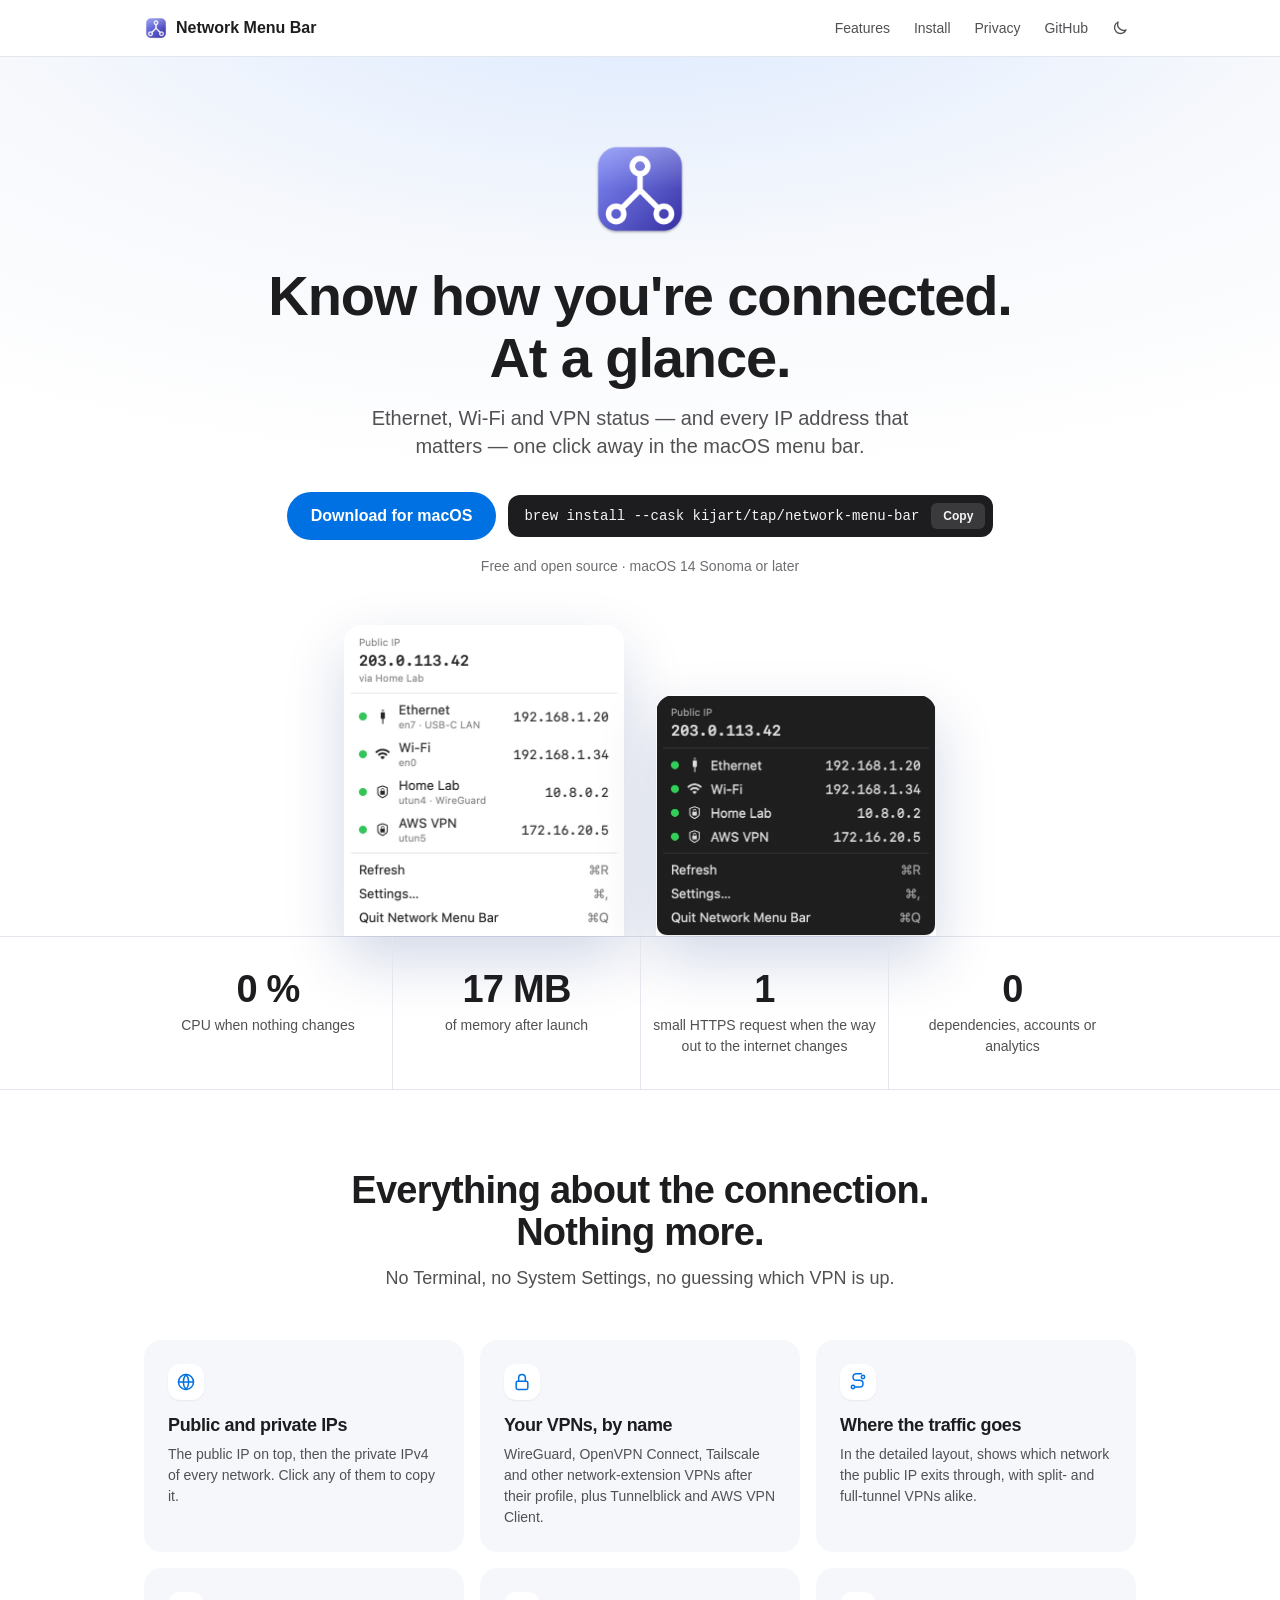
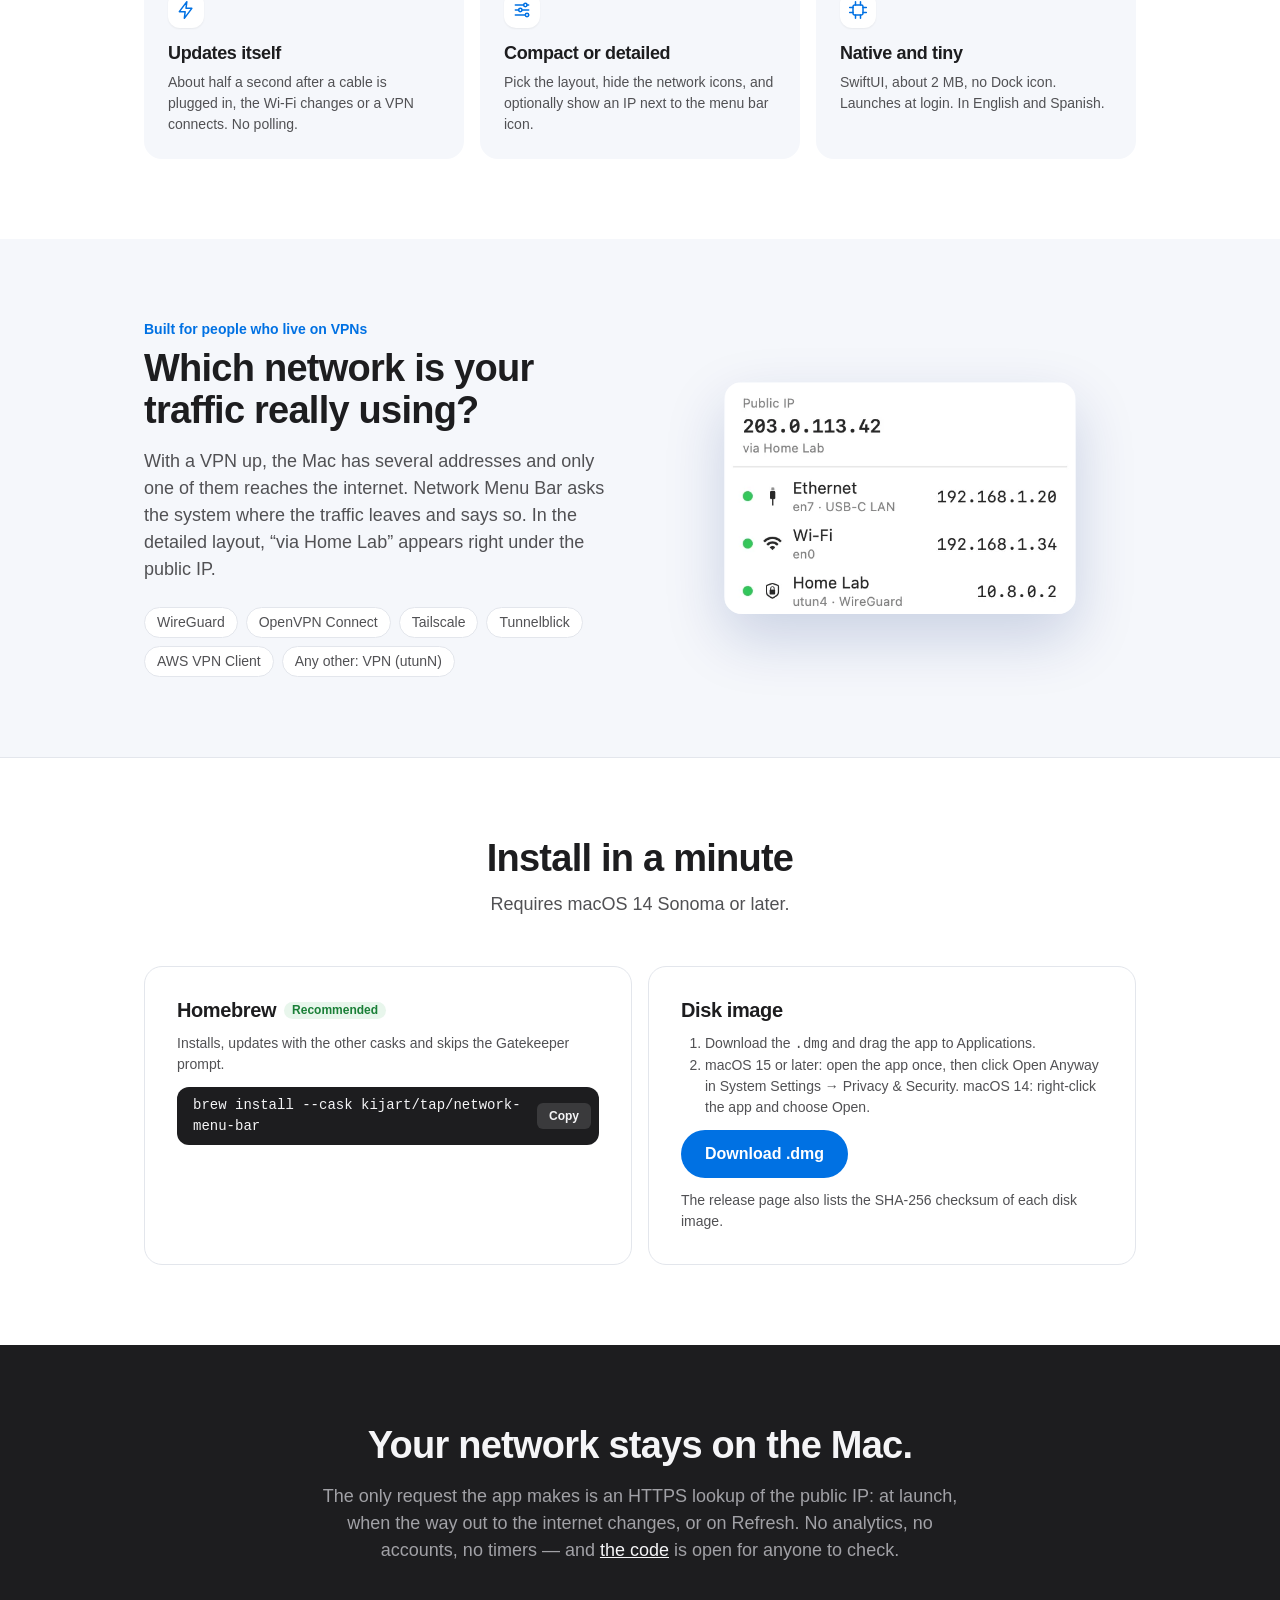
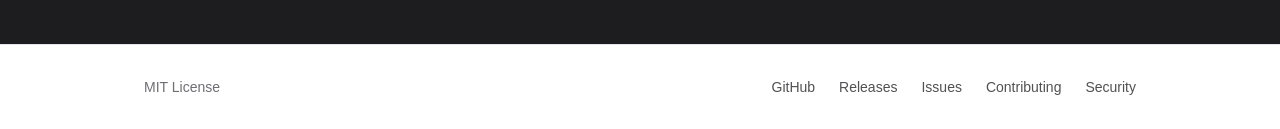
<file: site/index.html>
<!doctype html>
<html lang="en">
<head>
  <meta charset="utf-8">
  <meta name="viewport" content="width=device-width, initial-scale=1">
  <script>try { const theme = localStorage.getItem("theme"); if (theme) document.documentElement.dataset.theme = theme; } catch {}</script>
  <title>Network Menu Bar: IP and VPN status in the macOS menu bar</title>
  <meta name="description" content="Free, open-source macOS menu bar app that shows the public and private IP addresses, Ethernet, Wi‑Fi and VPN status, and which network the traffic uses.">
  <link rel="canonical" href="https://kijart.github.io/network-menu-bar/">
  <meta name="theme-color" content="#ffffff" media="(prefers-color-scheme: light)">
  <meta name="theme-color" content="#000000" media="(prefers-color-scheme: dark)">
  <link rel="icon" href="favicon.svg" type="image/svg+xml">
  <link rel="icon" href="favicon.png" type="image/png" sizes="32x32">
  <link rel="apple-touch-icon" href="apple-touch-icon.png">
  <meta property="og:type" content="website">
  <meta property="og:site_name" content="Network Menu Bar">
  <meta property="og:title" content="Network Menu Bar: IP and VPN status in the macOS menu bar">
  <meta property="og:description" content="Free, open-source macOS menu bar app that shows the public and private IP addresses, Ethernet, Wi‑Fi and VPN status, and which network the traffic uses.">
  <meta property="og:url" content="https://kijart.github.io/network-menu-bar/">
  <meta property="og:image" content="https://kijart.github.io/network-menu-bar/images/og-image.png">
  <meta property="og:image:width" content="1280">
  <meta property="og:image:height" content="640">
  <meta property="og:image:alt" content="Network Menu Bar: know how you're connected, at a glance">
  <meta name="twitter:card" content="summary_large_image">
  <script type="application/ld+json">
{
  "@context": "https://schema.org",
  "@type": "SoftwareApplication",
  "name": "Network Menu Bar",
  "description": "Free, open-source macOS menu bar app that shows the public and private IP addresses, Ethernet, Wi‑Fi and VPN status, and which network the traffic uses.",
  "url": "https://kijart.github.io/network-menu-bar/",
  "operatingSystem": "macOS 14 Sonoma or later",
  "applicationCategory": "UtilitiesApplication",
  "offers": {
    "@type": "Offer",
    "price": "0",
    "priceCurrency": "USD"
  },
  "license": "https://opensource.org/licenses/MIT",
  "downloadUrl": "https://github.com/kijart/network-menu-bar/releases/latest",
  "installUrl": "https://github.com/kijart/network-menu-bar#installation",
  "softwareHelp": "https://github.com/kijart/network-menu-bar#readme",
  "image": "https://kijart.github.io/network-menu-bar/images/og-image.png",
  "screenshot": [
    "https://kijart.github.io/network-menu-bar/images/menu-detailed-light.png",
    "https://kijart.github.io/network-menu-bar/images/menu-compact-dark.png"
  ],
  "publisher": {
    "@type": "Person",
    "name": "kijart",
    "url": "https://github.com/kijart"
  },
  "author": {
    "@type": "Person",
    "name": "kijart",
    "url": "https://github.com/kijart"
  },
  "sameAs": [
    "https://github.com/kijart/network-menu-bar"
  ]
}
  </script>
  <link rel="stylesheet" href="css/tokens.css">
  <link rel="stylesheet" href="css/base.css">
  <link rel="stylesheet" href="css/atoms.css">
  <link rel="stylesheet" href="css/molecules.css">
  <link rel="stylesheet" href="css/organisms.css">
  <link rel="stylesheet" href="css/templates.css">
</head>
<body>
  <header class="o-header">
    <div class="o-header__inner t-container">
      <a class="o-header__brand" href="./">
        <img class="a-icon a-icon--brand" src="images/icon.png" alt="" aria-hidden="true" width="24" height="24">
        Network Menu Bar
      </a>
      <nav aria-label="Sections">
        <ul class="m-nav-links">
          <li><a href="#features">Features</a></li>
          <li><a href="#install">Install</a></li>
          <li><a href="#privacy">Privacy</a></li>
          <li><a href="https://github.com/kijart/network-menu-bar">GitHub</a></li>
        </ul>
      </nav>
      <button class="a-icon-button o-header__theme" type="button" aria-label="Dark theme" aria-pressed="false" hidden>
        <svg class="o-header__theme-moon" aria-hidden="true" viewBox="0 0 24 24" fill="none" stroke="currentColor" stroke-width="1.8" stroke-linecap="round" stroke-linejoin="round"><path d="M20 14.5A8 8 0 0 1 9.5 4 8 8 0 1 0 20 14.5z"/></svg>
        <svg class="o-header__theme-sun" aria-hidden="true" viewBox="0 0 24 24" fill="none" stroke="currentColor" stroke-width="1.8" stroke-linecap="round" stroke-linejoin="round"><circle cx="12" cy="12" r="4"/><path d="M12 2v2M12 20v2M4.9 4.9l1.4 1.4M17.7 17.7l1.4 1.4M2 12h2M20 12h2M4.9 19.1l1.4-1.4M17.7 6.3l1.4-1.4"/></svg>
      </button>
    </div>
  </header>

  <main class="t-landing">
    <section class="o-hero">
      <div class="t-container">
        <img class="a-icon a-icon--app" src="images/icon.png" alt="Network Menu Bar app icon" width="104" height="104">
        <h1>Know how you're connected.<br> At a glance.</h1>
        <p class="o-hero__lead">Ethernet, Wi‑Fi and VPN status — and every IP address that matters — one click away in the macOS menu bar.</p>
        <div class="o-hero__actions">
          <a class="a-button a-button--primary" href="https://github.com/kijart/network-menu-bar/releases/latest">Download for macOS</a>
          <div class="m-copy-command">
            <code class="a-code">brew install --cask kijart/tap/network-menu-bar</code>
            <button class="a-button a-button--small m-copy-command__button" type="button" hidden>Copy</button>
            <span class="m-copy-command__status" aria-live="polite"></span>
          </div>
        </div>
        <p class="o-hero__meta">Free and open source · macOS 14 Sonoma or later</p>
        <div class="o-hero__shots">
          <picture>
            <source srcset="images/menu-detailed-light.webp" type="image/webp">
            <img class="a-screenshot" src="images/menu-detailed-light.png" alt="Detailed layout in light mode: public IP 203.0.113.42 via Home Lab, then Ethernet, Wi‑Fi and the Home Lab VPN with their private IPs" width="564" height="626">
          </picture>
          <picture>
            <source srcset="images/menu-compact-dark.webp" type="image/webp">
            <img class="a-screenshot" src="images/menu-compact-dark.png" alt="Compact layout in dark mode with the public IP and one row per network" width="564" height="485">
          </picture>
        </div>
      </div>
    </section>

    <section class="o-stats" aria-label="In numbers">
      <ul class="o-stats__grid t-container">
        <li class="m-stat"><span class="m-stat__value">0 %</span><span class="m-stat__label">CPU when nothing changes</span></li>
        <li class="m-stat"><span class="m-stat__value">17 MB</span><span class="m-stat__label">of memory after launch</span></li>
        <li class="m-stat"><span class="m-stat__value">1</span><span class="m-stat__label">small HTTPS request when the way out to the internet changes</span></li>
        <li class="m-stat"><span class="m-stat__value">0</span><span class="m-stat__label">dependencies, accounts or analytics</span></li>
      </ul>
    </section>

    <section class="o-feature-grid t-section" id="features">
      <div class="t-container">
        <div class="t-section__head">
          <h2>Everything about the connection. Nothing more.</h2>
          <p>No Terminal, no System Settings, no guessing which VPN is up.</p>
        </div>
        <ul class="o-feature-grid__cards">
          <li class="m-feature-card">
            <span class="m-feature-card__icon"><svg aria-hidden="true" viewBox="0 0 24 24" fill="none" stroke="currentColor" stroke-width="1.8" stroke-linecap="round" stroke-linejoin="round"><circle cx="12" cy="12" r="9"/><path d="M3 12h18M12 3a14 14 0 0 1 0 18M12 3a14 14 0 0 0 0 18"/></svg></span>
            <h3>Public and private IPs</h3>
            <p>The public IP on top, then the private IPv4 of every network. Click any of them to copy it.</p>
          </li>
          <li class="m-feature-card">
            <span class="m-feature-card__icon"><svg aria-hidden="true" viewBox="0 0 24 24" fill="none" stroke="currentColor" stroke-width="1.8" stroke-linecap="round" stroke-linejoin="round"><rect x="5" y="11" width="14" height="10" rx="2"/><path d="M8 11V7a4 4 0 0 1 8 0v4"/></svg></span>
            <h3>Your VPNs, by name</h3>
            <p>WireGuard, OpenVPN Connect, Tailscale and other network-extension VPNs after their profile, plus Tunnelblick and AWS VPN Client.</p>
          </li>
          <li class="m-feature-card">
            <span class="m-feature-card__icon"><svg aria-hidden="true" viewBox="0 0 24 24" fill="none" stroke="currentColor" stroke-width="1.8" stroke-linecap="round" stroke-linejoin="round"><circle cx="6" cy="18" r="2"/><circle cx="18" cy="6" r="2"/><path d="M8 18h6a4 4 0 0 0 0-8h-4a4 4 0 0 1 0-8h6"/></svg></span>
            <h3>Where the traffic goes</h3>
            <p>In the detailed layout, shows which network the public IP exits through, with split‑ and full‑tunnel VPNs alike.</p>
          </li>
          <li class="m-feature-card">
            <span class="m-feature-card__icon"><svg aria-hidden="true" viewBox="0 0 24 24" fill="none" stroke="currentColor" stroke-width="1.8" stroke-linecap="round" stroke-linejoin="round"><path d="M13 2 4 14h7l-1 8 9-12h-7l1-8z"/></svg></span>
            <h3>Updates itself</h3>
            <p>About half a second after a cable is plugged in, the Wi‑Fi changes or a VPN connects. No polling.</p>
          </li>
          <li class="m-feature-card">
            <span class="m-feature-card__icon"><svg aria-hidden="true" viewBox="0 0 24 24" fill="none" stroke="currentColor" stroke-width="1.8" stroke-linecap="round" stroke-linejoin="round"><path d="M4 6h10M18 6h2M4 12h4M12 12h8M4 18h12M20 18h0"/><circle cx="16" cy="6" r="2"/><circle cx="10" cy="12" r="2"/><circle cx="18" cy="18" r="2"/></svg></span>
            <h3>Compact or detailed</h3>
            <p>Pick the layout, hide the network icons, and optionally show an IP next to the menu bar icon.</p>
          </li>
          <li class="m-feature-card">
            <span class="m-feature-card__icon"><svg aria-hidden="true" viewBox="0 0 24 24" fill="none" stroke="currentColor" stroke-width="1.8" stroke-linecap="round" stroke-linejoin="round"><rect x="6" y="6" width="12" height="12" rx="2"/><path d="M9 2v4M15 2v4M9 18v4M15 18v4M2 9h4M2 15h4M18 9h4M18 15h4"/></svg></span>
            <h3>Native and tiny</h3>
            <p>SwiftUI, about 2 MB, no Dock icon. Launches at login. In English and Spanish.</p>
          </li>
        </ul>
      </div>
    </section>

    <section class="o-spotlight t-section">
      <div class="o-spotlight__inner t-container">
        <div>
          <p class="o-spotlight__eyebrow">Built for people who live on VPNs</p>
          <h2>Which network is your traffic really using?</h2>
          <p class="o-spotlight__text">With a VPN up, the Mac has several addresses and only one of them reaches the internet. Network Menu Bar asks the system where the traffic leaves and says so. In the detailed layout, “via Home Lab” appears right under the public IP.</p>
          <ul class="m-chip-list" aria-label="Recognised VPN clients">
            <li class="a-chip">WireGuard</li>
            <li class="a-chip">OpenVPN Connect</li>
            <li class="a-chip">Tailscale</li>
            <li class="a-chip">Tunnelblick</li>
            <li class="a-chip">AWS VPN Client</li>
            <li class="a-chip">Any other: VPN (utunN)</li>
          </ul>
        </div>
        <picture>
          <source srcset="images/spotlight-via.webp" type="image/webp">
          <img class="a-screenshot" src="images/spotlight-via.png" alt="Close-up of the menu: public IP 203.0.113.42 via Home Lab, above the Ethernet, Wi‑Fi and Home Lab rows" width="564" height="372" loading="lazy">
        </picture>
      </div>
    </section>

    <section class="o-install t-section" id="install">
      <div class="t-container">
        <div class="t-section__head">
          <h2>Install in a minute</h2>
          <p>Requires macOS 14 Sonoma or later.</p>
        </div>
        <div class="o-install__panels">
          <div class="m-install-panel">
            <h3>Homebrew <span class="a-badge">Recommended</span></h3>
            <p>Installs, updates with the other casks and skips the Gatekeeper prompt.</p>
            <div class="m-copy-command">
              <code class="a-code">brew install --cask kijart/tap/network-menu-bar</code>
              <button class="a-button a-button--small m-copy-command__button" type="button" hidden>Copy</button>
              <span class="m-copy-command__status" aria-live="polite"></span>
            </div>
          </div>
          <div class="m-install-panel">
            <h3>Disk image</h3>
            <ol>
              <li>Download the <code class="a-code">.dmg</code> and drag the app to Applications.</li>
              <li>macOS 15 or later: open the app once, then click Open Anyway in System Settings → Privacy &amp; Security. macOS 14: right‑click the app and choose Open.</li>
            </ol>
            <div class="m-install-panel__actions">
              <a class="a-button a-button--primary" href="https://github.com/kijart/network-menu-bar/releases/latest">Download .dmg</a>
            </div>
            <p class="m-install-panel__note">The release page also lists the SHA‑256 checksum of each disk image.</p>
          </div>
        </div>
      </div>
    </section>

    <section class="o-privacy t-section" id="privacy">
      <div class="t-container">
        <h2>Your network stays on the Mac.</h2>
        <p>The only request the app makes is an HTTPS lookup of the public IP: at launch, when the way out to the internet changes, or on Refresh. No analytics, no accounts, no timers — and <a href="https://github.com/kijart/network-menu-bar">the code</a> is open for anyone to check.</p>
      </div>
    </section>
  </main>

  <footer class="o-footer">
    <div class="o-footer__inner t-container">
      <span>MIT License</span>
      <ul class="m-nav-links">
        <li><a href="https://github.com/kijart/network-menu-bar">GitHub</a></li>
        <li><a href="https://github.com/kijart/network-menu-bar/releases">Releases</a></li>
        <li><a href="https://github.com/kijart/network-menu-bar/issues">Issues</a></li>
        <li><a href="https://github.com/kijart/network-menu-bar/blob/master/CONTRIBUTING.md">Contributing</a></li>
        <li><a href="https://github.com/kijart/network-menu-bar/security/policy">Security</a></li>
      </ul>
    </div>
  </footer>
  <script src="js/copy.js" defer></script>
  <script src="js/theme.js" defer></script>
</body>
</html>
</file>
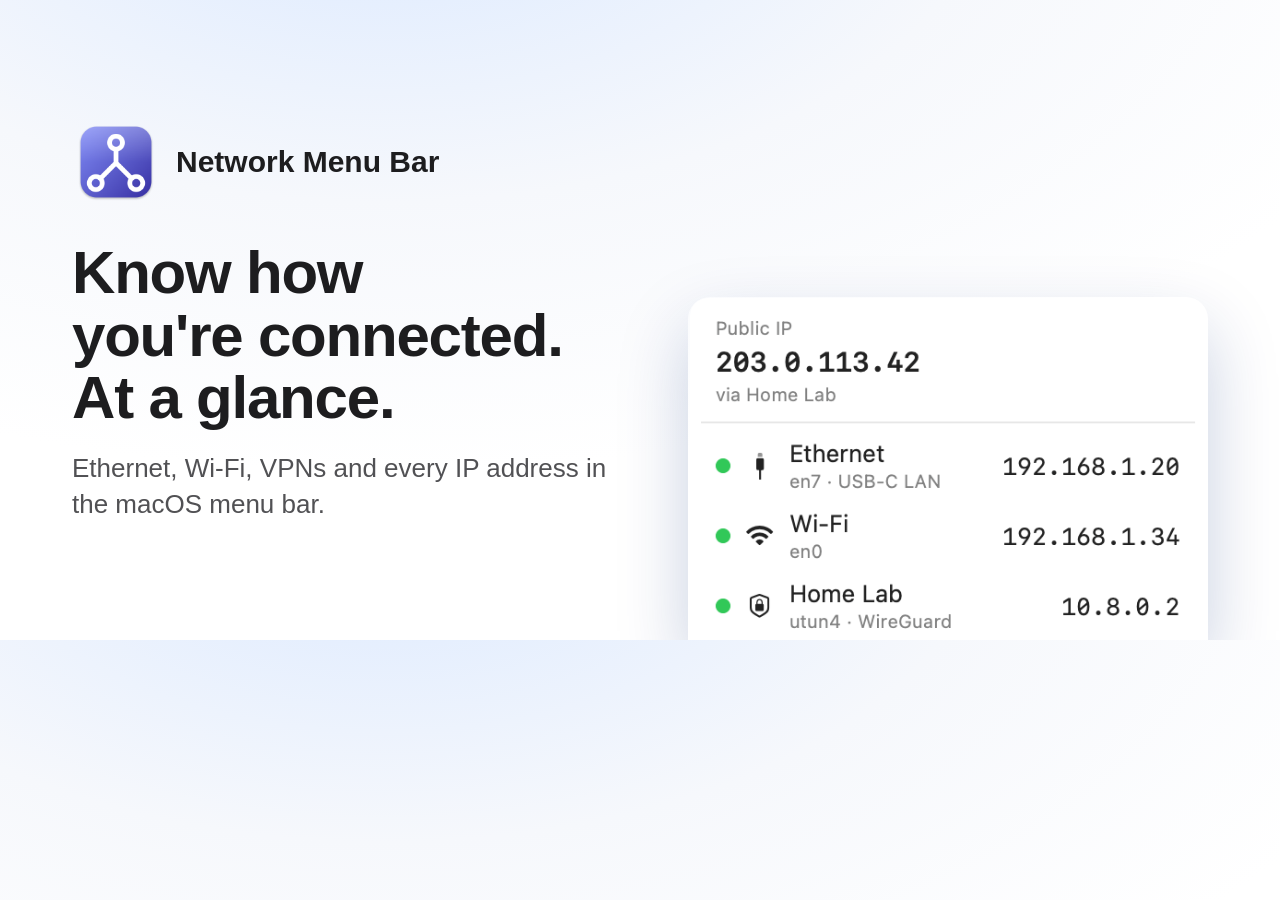
<file: Scripts/og-image.html>
<!doctype html>
<!--
  Social preview for the landing page and the repository (1280×640). Render it with:
  "/Applications/Google Chrome.app/Contents/MacOS/Google Chrome" --headless=new --hide-scrollbars \
    --window-size=1280,640 --screenshot=site/images/og-image.png "file://$PWD/Scripts/og-image.html"
-->
<html lang="en">
<head>
<meta charset="utf-8">
<style>
  html, body { margin: 0; width: 1280px; height: 640px; overflow: hidden; }
  body {
    display: grid;
    grid-template-columns: 1fr 520px;
    align-items: center;
    gap: 40px;
    padding: 0 72px;
    box-sizing: border-box;
    background: radial-gradient(1100px 600px at 30% -20%, #dbe9ff 0%, #f6f8fc 55%, #ffffff 100%);
    color: #1d1d1f;
    font-family: -apple-system, BlinkMacSystemFont, "SF Pro Display", "Helvetica Neue", sans-serif;
  }
  .brand { display: flex; align-items: center; gap: 16px; font-size: 30px; font-weight: 600; }
  .brand img { width: 88px; height: 88px; }
  h1 { margin: 36px 0 0; font-size: 60px; line-height: 1.04; letter-spacing: -0.02em; }
  p { margin: 22px 0 0; font-size: 26px; line-height: 1.35; color: #515154; }
  .shot { align-self: end; }
  .shot img { display: block; width: 100%; border-radius: 22px 22px 0 0; box-shadow: 0 30px 70px rgba(0, 40, 120, 0.22); }
</style>
</head>
<body>
  <div>
    <div class="brand"><img src="../site/images/icon.png" alt="">Network Menu Bar</div>
    <h1>Know how<br>you're connected.<br>At a glance.</h1>
    <p>Ethernet, Wi‑Fi, VPNs and every IP address in the macOS menu bar.</p>
  </div>
  <div class="shot"><img src="../site/images/spotlight-via.png" alt=""></div>
</body>
</html>
</file>
<file: site/css/tokens.css>
:root {
  color-scheme: light dark;

  --color-bg: light-dark(#ffffff, #000000);
  --color-text: light-dark(#1d1d1f, #f5f5f7);
  --color-muted: light-dark(#515154, #a1a1a6);
  --color-soft: light-dark(#6e6e73, #86868b);
  --color-line: light-dark(#e3e6ec, #2c2c2e);
  --color-tint: light-dark(#f5f7fb, #161617);
  --color-surface: light-dark(#ffffff, #1c1c1e);
  --color-accent: light-dark(#0071e3, #2997ff);
  --color-accent-hover: light-dark(#0062c4, #4aa8ff);
  --color-on-accent: light-dark(#ffffff, #00172e);
  --color-code-bg: light-dark(#1d1d1f, #1c1c1e);
  --color-code-text: #f5f5f7;
  --color-code-button: #3a3a3c;
  --color-band-bg: light-dark(#1d1d1f, #1c1c1e);
  --color-band-text: #f5f5f7;
  --color-band-muted: #a1a1a6;
  --color-success: light-dark(#1a7f37, #4ad66d);
  --color-success-bg: light-dark(#e8f6ec, #0f2a17);
  --color-hero-glow: light-dark(#dbe9ff, #0b2547);
  --color-hero-mid: light-dark(#f6f8fc, #05070c);
  --color-focus: light-dark(#0071e3, #2997ff);
  --color-shot-border: light-dark(transparent, #3a3a3c);

  --font-sans: -apple-system, BlinkMacSystemFont, "SF Pro Text", "Helvetica Neue", Helvetica, Arial, sans-serif;
  --font-mono: ui-monospace, "SF Mono", SFMono-Regular, Menlo, Consolas, monospace;

  --text-xs: 0.75rem;
  --text-s: 0.875rem;
  --text-m: 1rem;
  --text-l: 1.125rem;
  --text-xl: 1.25rem;
  --text-2xl: clamp(1.75rem, 1.2rem + 2.2vw, 2.375rem);
  --text-3xl: clamp(2.25rem, 1.4rem + 3.6vw, 3.5rem);

  --space-1: 0.25rem;
  --space-2: 0.5rem;
  --space-3: 0.75rem;
  --space-4: 1rem;
  --space-5: 1.5rem;
  --space-6: 2rem;
  --space-7: 3rem;
  --space-8: 5rem;

  --radius-s: 0.375rem;
  --radius-m: 0.75rem;
  --radius-l: 1.125rem;
  --radius-pill: 999px;

  --shadow-card: 0 1px 2px light-dark(rgb(0 0 0 / 0.06), rgb(0 0 0 / 0.4));
  --shadow-shot: 0 24px 60px light-dark(rgb(0 40 120 / 0.18), rgb(0 0 0 / 0.55));

  --container: 65rem;
  --header-height: 3.5rem;
}

:root[data-theme="light"] {
  color-scheme: light;
}

:root[data-theme="dark"] {
  color-scheme: dark;
}
</file>
<file: site/css/base.css>
*,
*::before,
*::after {
  box-sizing: border-box;
}

html {
  -webkit-text-size-adjust: 100%;
  scroll-behavior: smooth;
  scroll-padding-top: var(--header-height);
}

body {
  margin: 0;
  background: var(--color-bg);
  color: var(--color-text);
  font-family: var(--font-sans);
  font-size: var(--text-m);
  line-height: 1.5;
  -webkit-font-smoothing: antialiased;
  overflow-wrap: break-word;
}

h1,
h2,
h3,
p,
ol,
ul,
figure {
  margin: 0;
}

h1,
h2,
h3 {
  letter-spacing: -0.02em;
  line-height: 1.1;
}

img,
svg,
picture {
  display: block;
  max-width: 100%;
}

img {
  height: auto;
}

a {
  color: var(--color-accent);
  text-decoration: none;
}

a:hover {
  text-decoration: underline;
}

button {
  font: inherit;
}

[hidden] {
  display: none !important;
}

:focus-visible {
  outline: 2px solid var(--color-focus);
  outline-offset: 3px;
  border-radius: var(--radius-s);
}

@media (prefers-reduced-motion: reduce) {
  html {
    scroll-behavior: auto;
  }

  *,
  *::before,
  *::after {
    transition: none !important;
  }
}
</file>
<file: site/css/atoms.css>
.a-icon {
  flex: none;
}

.a-icon--brand {
  width: 1.5rem;
  height: 1.5rem;
}

.a-icon--app {
  width: 6.5rem;
  height: 6.5rem;
  margin-inline: auto;
}

.a-button {
  display: inline-flex;
  align-items: center;
  justify-content: center;
  gap: var(--space-2);
  min-height: 2.75rem;
  padding: var(--space-3) var(--space-5);
  border: 0;
  border-radius: var(--radius-pill);
  font-size: var(--text-m);
  font-weight: 600;
  cursor: pointer;
}

.a-button:hover {
  text-decoration: none;
}

.a-button--primary {
  background: var(--color-accent);
  color: var(--color-on-accent);
}

.a-button--primary:hover {
  background: var(--color-accent-hover);
}

.a-button--small {
  min-height: 0;
  padding: var(--space-1) var(--space-3);
  border-radius: var(--radius-s);
  font-size: var(--text-xs);
}

.a-code {
  font-family: var(--font-mono);
  font-size: var(--text-s);
}

.a-chip {
  display: inline-block;
  padding: var(--space-1) var(--space-3);
  border: 1px solid var(--color-line);
  border-radius: var(--radius-pill);
  background: var(--color-surface);
  color: var(--color-muted);
  font-size: var(--text-s);
}

.a-badge {
  display: inline-block;
  padding: 0.125rem var(--space-2);
  border-radius: var(--radius-pill);
  background: var(--color-success-bg);
  color: var(--color-success);
  font-size: var(--text-xs);
  font-weight: 600;
  letter-spacing: 0;
  vertical-align: middle;
}

.a-screenshot {
  border-radius: var(--radius-l);
  outline: 1px solid var(--color-shot-border);
  outline-offset: -1px;
  box-shadow: var(--shadow-shot);
}

.a-icon-button {
  display: inline-grid;
  width: 2rem;
  height: 2rem;
  place-items: center;
  padding: 0;
  border: 0;
  border-radius: var(--radius-pill);
  background: transparent;
  color: var(--color-muted);
  cursor: pointer;
}

.a-icon-button:hover {
  background: var(--color-tint);
  color: var(--color-text);
}

.a-icon-button svg {
  width: 1.125rem;
  height: 1.125rem;
}
</file>
<file: site/css/molecules.css>
.m-nav-links {
  display: flex;
  flex-wrap: wrap;
  gap: var(--space-2) var(--space-5);
  margin: 0;
  padding: 0;
  list-style: none;
  font-size: var(--text-s);
}

.m-nav-links a {
  color: var(--color-muted);
}

.m-nav-links a:hover {
  color: var(--color-text);
  text-decoration: none;
}

.m-copy-command {
  display: inline-flex;
  align-items: center;
  gap: var(--space-3);
  max-width: 100%;
  padding: var(--space-2) var(--space-2) var(--space-2) var(--space-4);
  border-radius: var(--radius-m);
  background: var(--color-code-bg);
  color: var(--color-code-text);
  text-align: left;
}

.m-copy-command .a-code {
  min-width: 0;
}

.m-copy-command__button {
  background: var(--color-code-button);
  color: var(--color-code-text);
}

.m-copy-command__status {
  position: absolute;
  width: 1px;
  height: 1px;
  overflow: hidden;
  clip-path: inset(50%);
}

.m-stat {
  padding: var(--space-6) var(--space-3);
  text-align: center;
}

.m-stat__value {
  display: block;
  font-size: var(--text-2xl);
  font-weight: 700;
  letter-spacing: -0.02em;
  line-height: 1.1;
}

.m-stat__label {
  display: block;
  margin-top: var(--space-1);
  color: var(--color-muted);
  font-size: var(--text-s);
}

.m-feature-card {
  padding: var(--space-5);
  border-radius: var(--radius-l);
  background: var(--color-tint);
}

.m-feature-card__icon {
  display: grid;
  width: 2.25rem;
  height: 2.25rem;
  place-items: center;
  border-radius: var(--radius-m);
  background: var(--color-surface);
  box-shadow: var(--shadow-card);
  color: var(--color-accent);
}

.m-feature-card__icon svg {
  width: 1.25rem;
  height: 1.25rem;
}

.m-feature-card h3 {
  margin-top: var(--space-4);
  font-size: var(--text-l);
}

.m-feature-card p {
  margin-top: var(--space-2);
  color: var(--color-muted);
  font-size: var(--text-s);
  line-height: 1.5;
}

.m-chip-list {
  display: flex;
  flex-wrap: wrap;
  gap: var(--space-2);
  margin: 0;
  padding: 0;
  list-style: none;
}

.m-install-panel {
  display: flex;
  flex-direction: column;
  align-items: flex-start;
  gap: var(--space-3);
  padding: var(--space-6);
  border: 1px solid var(--color-line);
  border-radius: var(--radius-l);
}

.m-install-panel h3 {
  display: flex;
  align-items: center;
  gap: var(--space-2);
  font-size: var(--text-xl);
}

.m-install-panel p,
.m-install-panel ol {
  color: var(--color-muted);
  font-size: var(--text-s);
}

.m-install-panel ol {
  padding-left: var(--space-5);
}

.m-install-panel__note {
  color: var(--color-soft);
  font-size: var(--text-xs);
}

.m-install-panel__actions {
  display: flex;
  flex-wrap: wrap;
  gap: var(--space-2);
  margin-top: auto;
}
</file>
<file: site/css/organisms.css>
.o-header {
  position: sticky;
  top: 0;
  z-index: 10;
  background: color-mix(in srgb, var(--color-bg) 80%, transparent);
  backdrop-filter: saturate(180%) blur(20px);
  -webkit-backdrop-filter: saturate(180%) blur(20px);
  border-bottom: 1px solid var(--color-line);
}

.o-header__inner {
  display: flex;
  align-items: center;
  justify-content: space-between;
  gap: var(--space-4);
  min-height: var(--header-height);
}

.o-header__inner nav {
  margin-left: auto;
}

.o-header__theme[aria-pressed="false"] .o-header__theme-sun,
.o-header__theme[aria-pressed="true"] .o-header__theme-moon {
  display: none;
}

.o-header__brand {
  display: flex;
  align-items: center;
  gap: var(--space-2);
  color: var(--color-text);
  font-weight: 600;
}

.o-header__brand:hover {
  text-decoration: none;
}

.o-footer {
  border-top: 1px solid var(--color-line);
  padding-block: var(--space-6);
  color: var(--color-soft);
  font-size: var(--text-s);
}

.o-footer__inner {
  display: flex;
  flex-wrap: wrap;
  align-items: center;
  justify-content: space-between;
  gap: var(--space-3);
}

@media (max-width: 40rem) {
  .o-header .m-nav-links li:not(:last-child) {
    display: none;
  }
}

.o-hero {
  padding-top: var(--space-8);
  background: radial-gradient(75rem 32rem at 50% -10%, var(--color-hero-glow) 0%, var(--color-hero-mid) 55%, var(--color-bg) 100%);
  text-align: center;
}

.o-hero h1 {
  margin-top: var(--space-5);
  font-size: var(--text-3xl);
}

.o-hero__lead {
  max-width: 38rem;
  margin: var(--space-4) auto 0;
  color: var(--color-muted);
  font-size: var(--text-xl);
  line-height: 1.4;
}

.o-hero__actions {
  display: flex;
  flex-wrap: wrap;
  align-items: center;
  justify-content: center;
  gap: var(--space-3);
  margin-top: var(--space-6);
}

.o-hero__meta {
  margin-top: var(--space-4);
  color: var(--color-soft);
  font-size: var(--text-s);
}

.o-hero__shots {
  display: flex;
  align-items: flex-end;
  justify-content: center;
  gap: var(--space-6);
  margin-top: var(--space-7);
}

.o-hero__shots .a-screenshot {
  width: 17.5rem;
  border-bottom-left-radius: 0;
  border-bottom-right-radius: 0;
}

@media (max-width: 40rem) {
  .o-hero__shots picture:last-child {
    display: none;
  }
}

.o-stats {
  border-block: 1px solid var(--color-line);
}

.o-stats__grid {
  display: grid;
  grid-template-columns: repeat(4, 1fr);
  margin: 0;
  padding: 0;
  list-style: none;
}

.o-stats__grid .m-stat + .m-stat {
  border-left: 1px solid var(--color-line);
}

.o-feature-grid {
  background: var(--color-bg);
}

.o-feature-grid__cards {
  display: grid;
  grid-template-columns: repeat(3, 1fr);
  gap: var(--space-4);
  margin: 0;
  padding: 0;
  list-style: none;
}

.o-spotlight {
  background: var(--color-tint);
}

.o-spotlight__inner {
  display: grid;
  grid-template-columns: repeat(2, minmax(0, 1fr));
  gap: var(--space-7);
  align-items: center;
}

.o-spotlight__eyebrow {
  color: var(--color-accent);
  font-size: var(--text-s);
  font-weight: 600;
}

.o-spotlight h2 {
  margin-top: var(--space-2);
  font-size: var(--text-2xl);
}

.o-spotlight__text {
  margin-top: var(--space-4);
  color: var(--color-muted);
  font-size: var(--text-l);
}

.o-spotlight .m-chip-list {
  margin-top: var(--space-5);
}

.o-spotlight .a-screenshot {
  width: 100%;
  max-width: 22rem;
  margin-inline: auto;
}

@media (max-width: 52rem) {
  .o-stats__grid {
    grid-template-columns: repeat(2, 1fr);
  }

  .o-stats__grid .m-stat:nth-child(odd) {
    border-left: 0;
  }

  .o-stats__grid .m-stat:nth-child(n + 3) {
    border-top: 1px solid var(--color-line);
  }

  .o-feature-grid__cards {
    grid-template-columns: repeat(2, 1fr);
  }

  .o-spotlight__inner {
    grid-template-columns: minmax(0, 1fr);
  }
}

@media (max-width: 40rem) {
  .o-feature-grid__cards {
    grid-template-columns: minmax(0, 1fr);
  }
}

.o-install {
  border-top: 1px solid var(--color-line);
}

.o-install__panels {
  display: grid;
  grid-template-columns: repeat(2, minmax(0, 1fr));
  gap: var(--space-4);
}

.o-privacy {
  background: var(--color-band-bg);
  color: var(--color-band-text);
  text-align: center;
}

.o-privacy h2 {
  font-size: var(--text-2xl);
}

.o-privacy p {
  max-width: 40rem;
  margin: var(--space-4) auto 0;
  color: var(--color-band-muted);
  font-size: var(--text-l);
}

.o-privacy a {
  color: var(--color-band-text);
  text-decoration: underline;
}

@media (max-width: 52rem) {
  .o-install__panels {
    grid-template-columns: minmax(0, 1fr);
  }
}
</file>
<file: site/css/templates.css>
.t-container {
  width: 100%;
  max-width: var(--container);
  margin-inline: auto;
  padding-inline: var(--space-5);
}

.t-landing {
  overflow-x: clip;
}

.t-section {
  padding-block: var(--space-8);
}

.t-section__head {
  max-width: 40rem;
  margin: 0 auto var(--space-7);
  text-align: center;
}

.t-section__head h2 {
  font-size: var(--text-2xl);
}

.t-section__head p {
  margin-top: var(--space-3);
  color: var(--color-muted);
  font-size: var(--text-l);
}

@media (max-width: 40rem) {
  .t-container {
    padding-inline: var(--space-4);
  }

  .t-section {
    padding-block: var(--space-7);
  }
}
</file>
